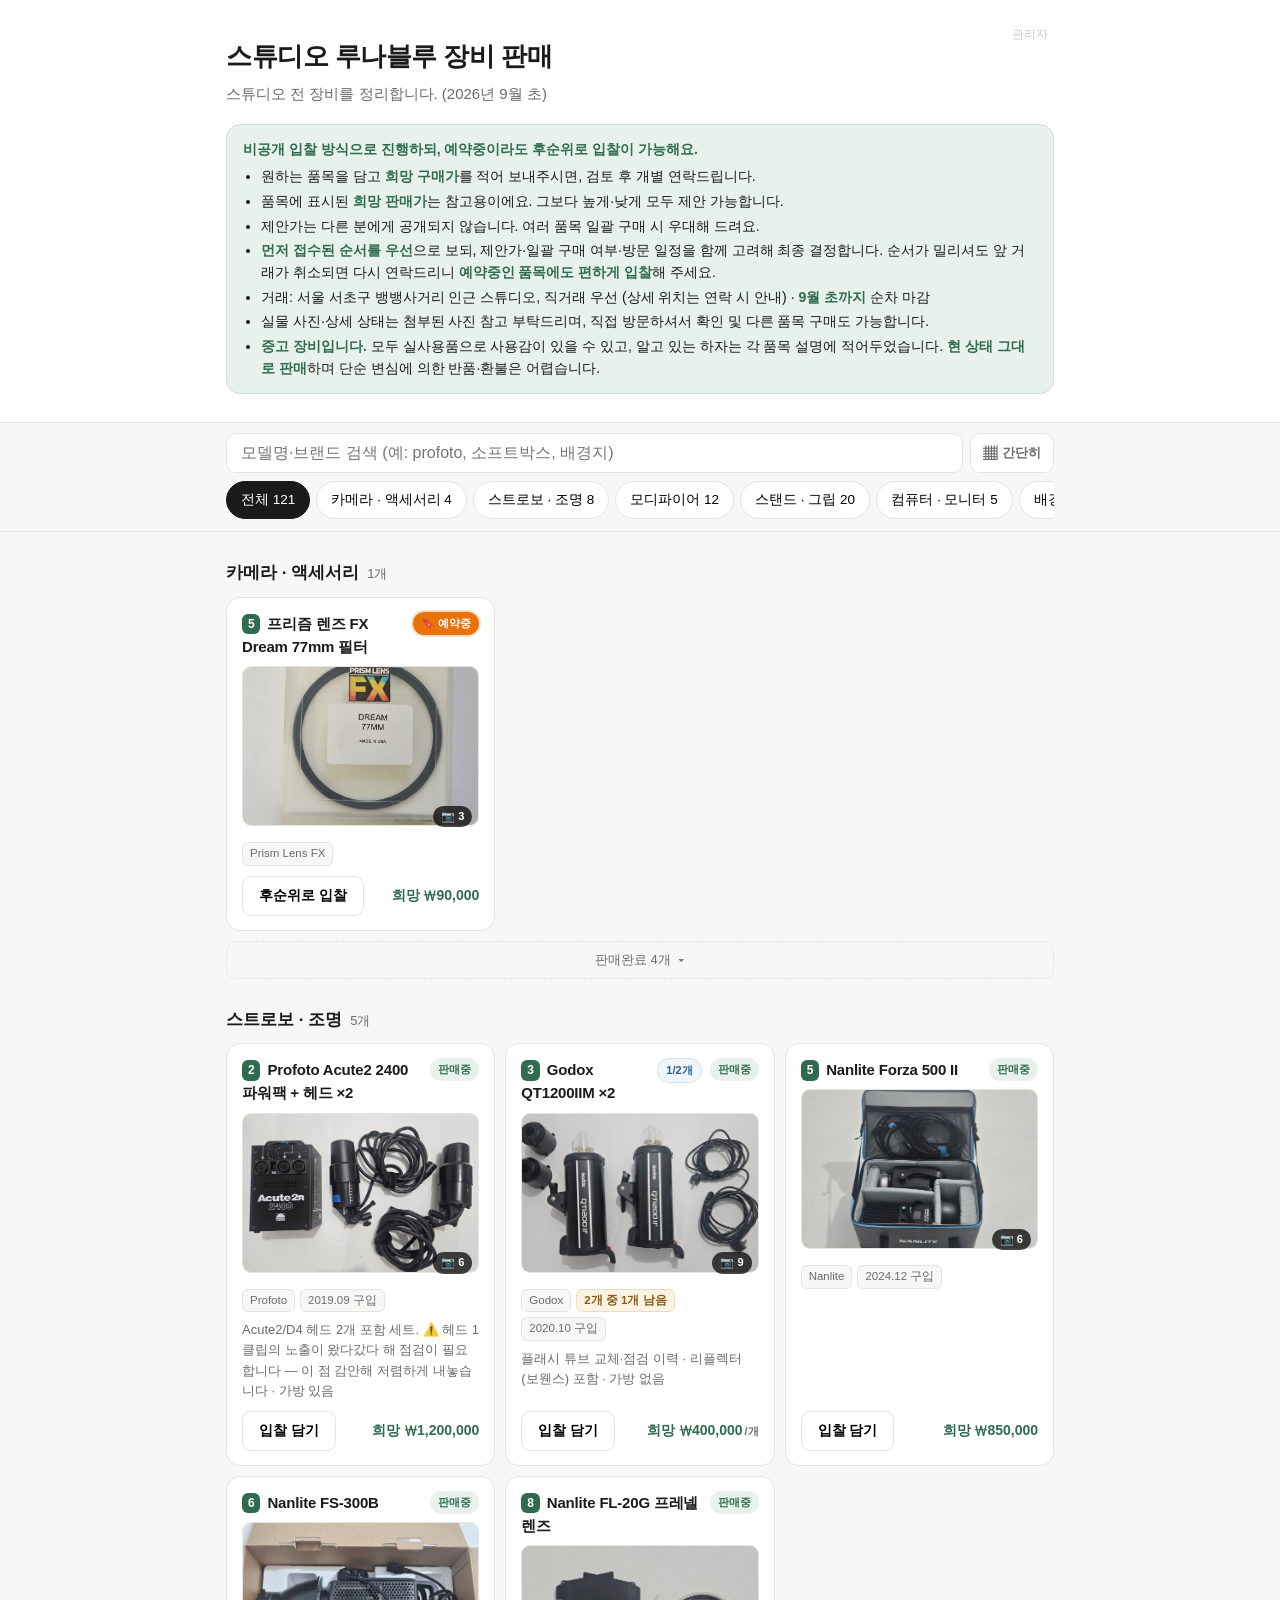
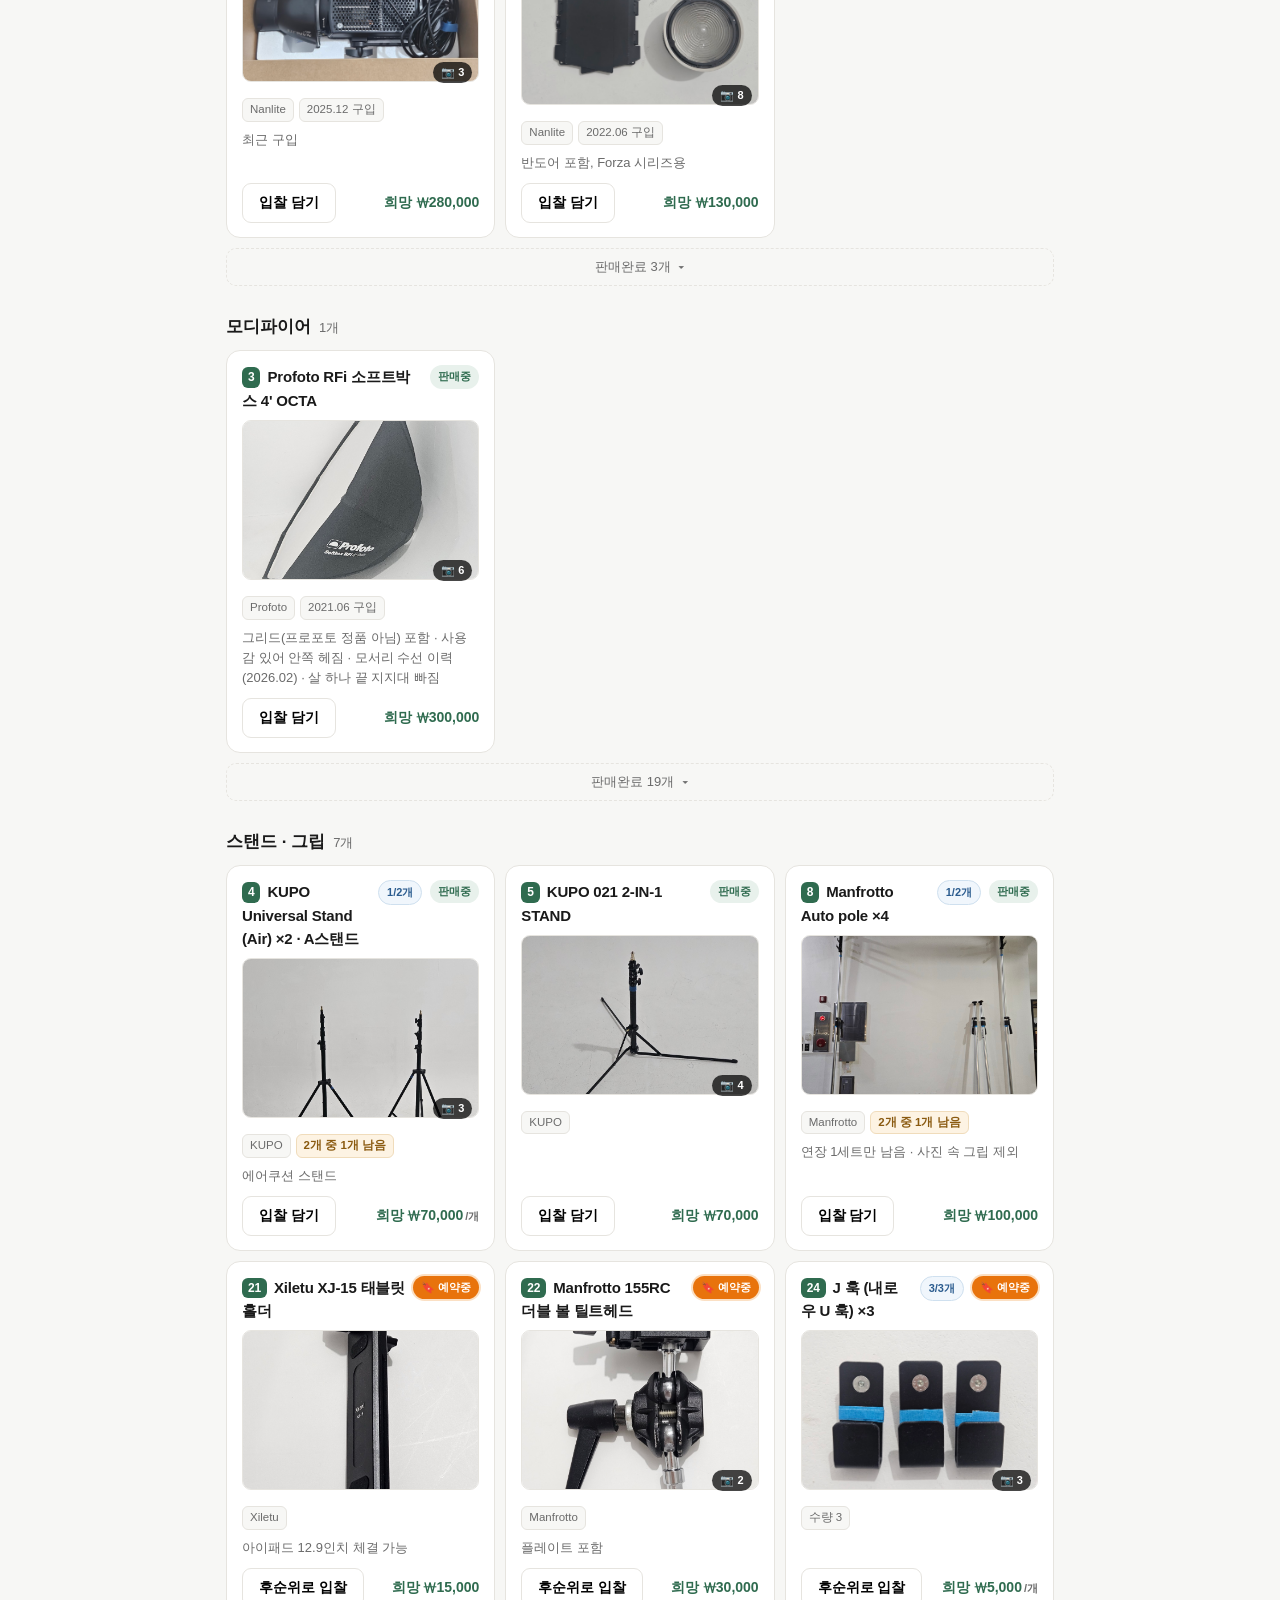
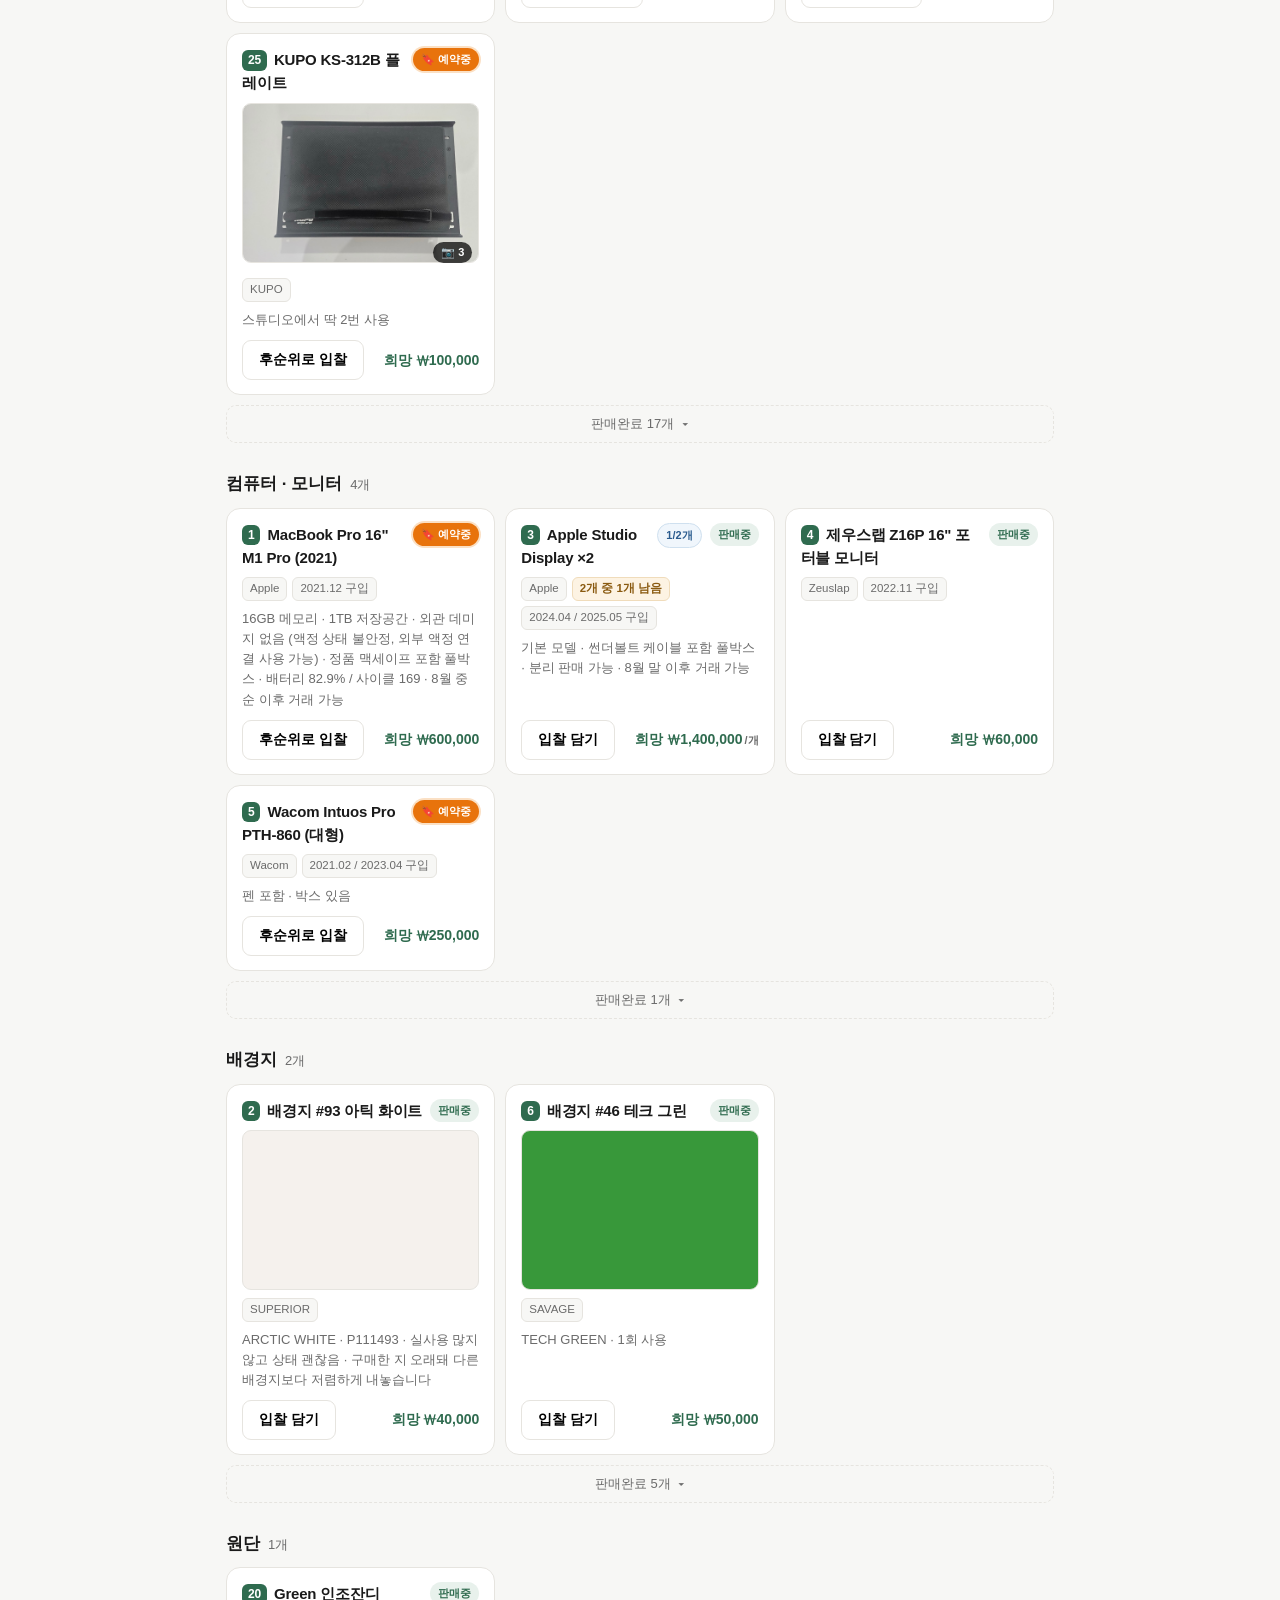
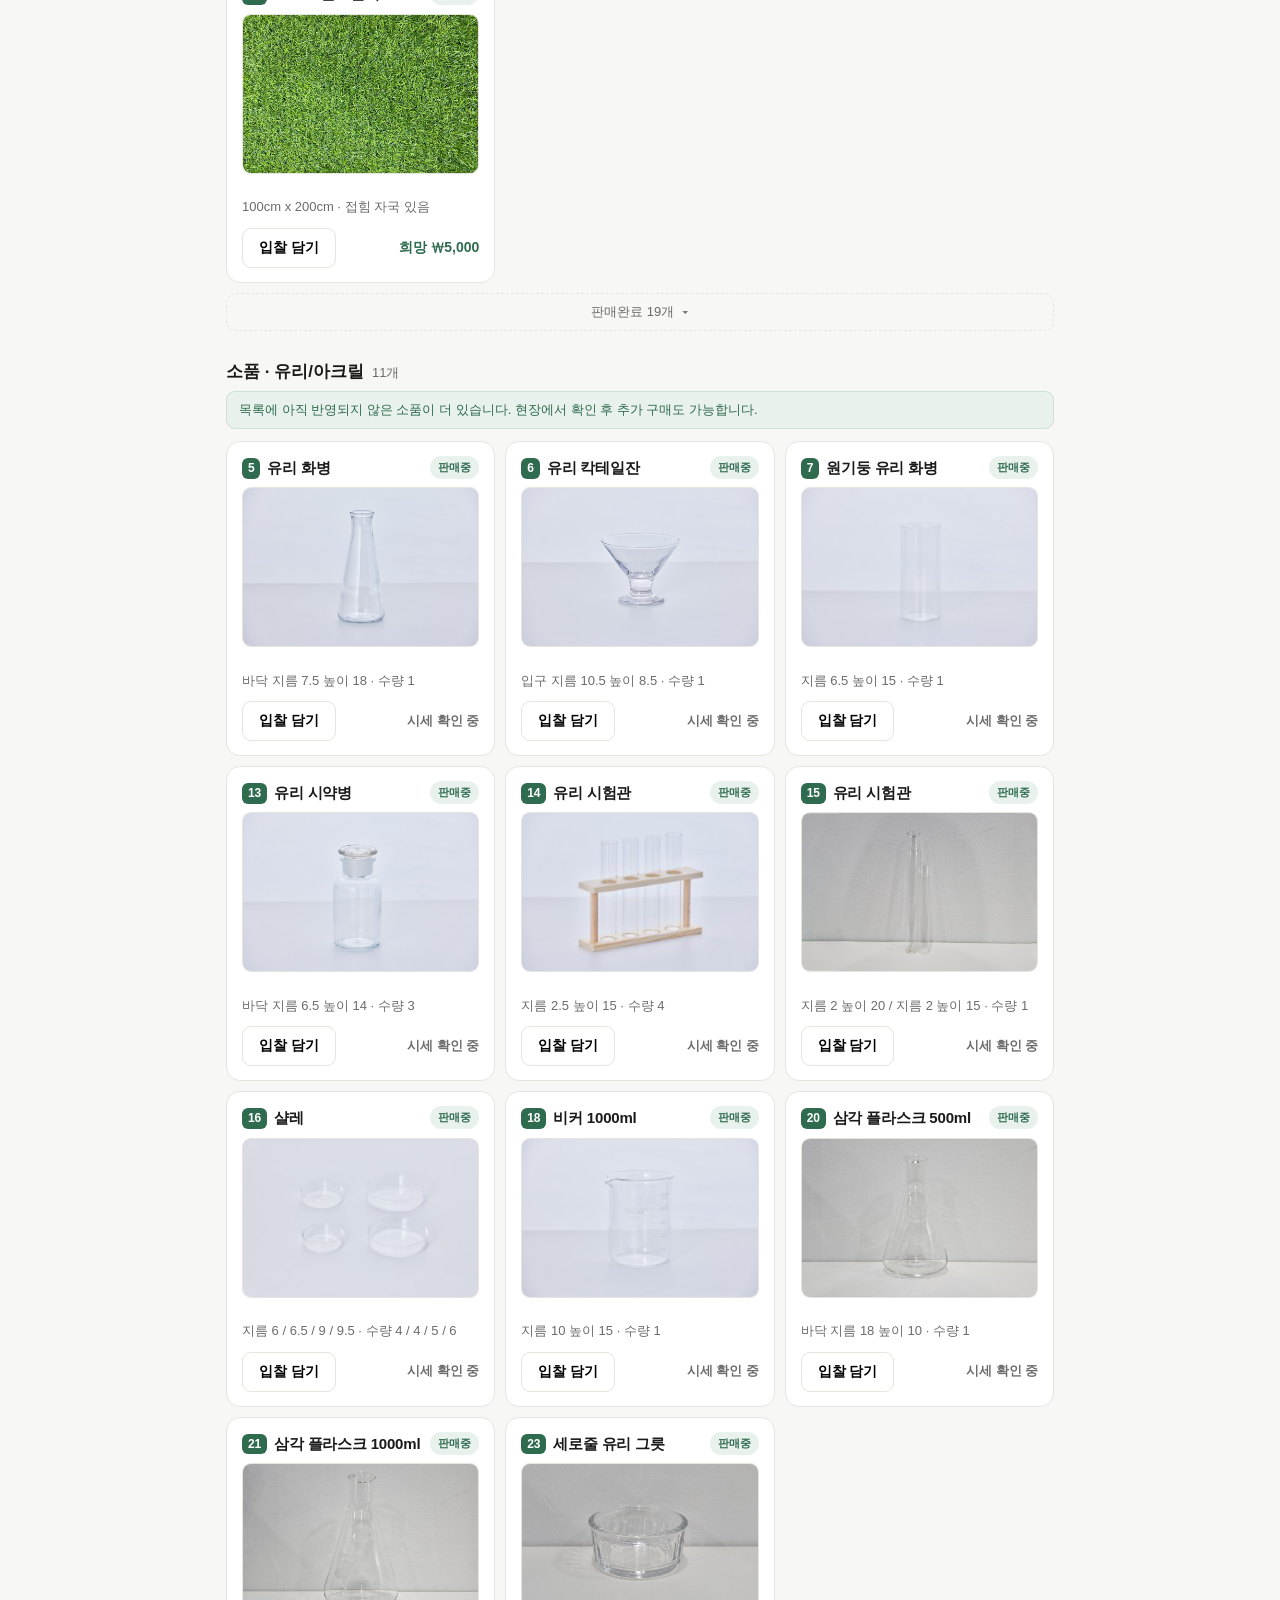
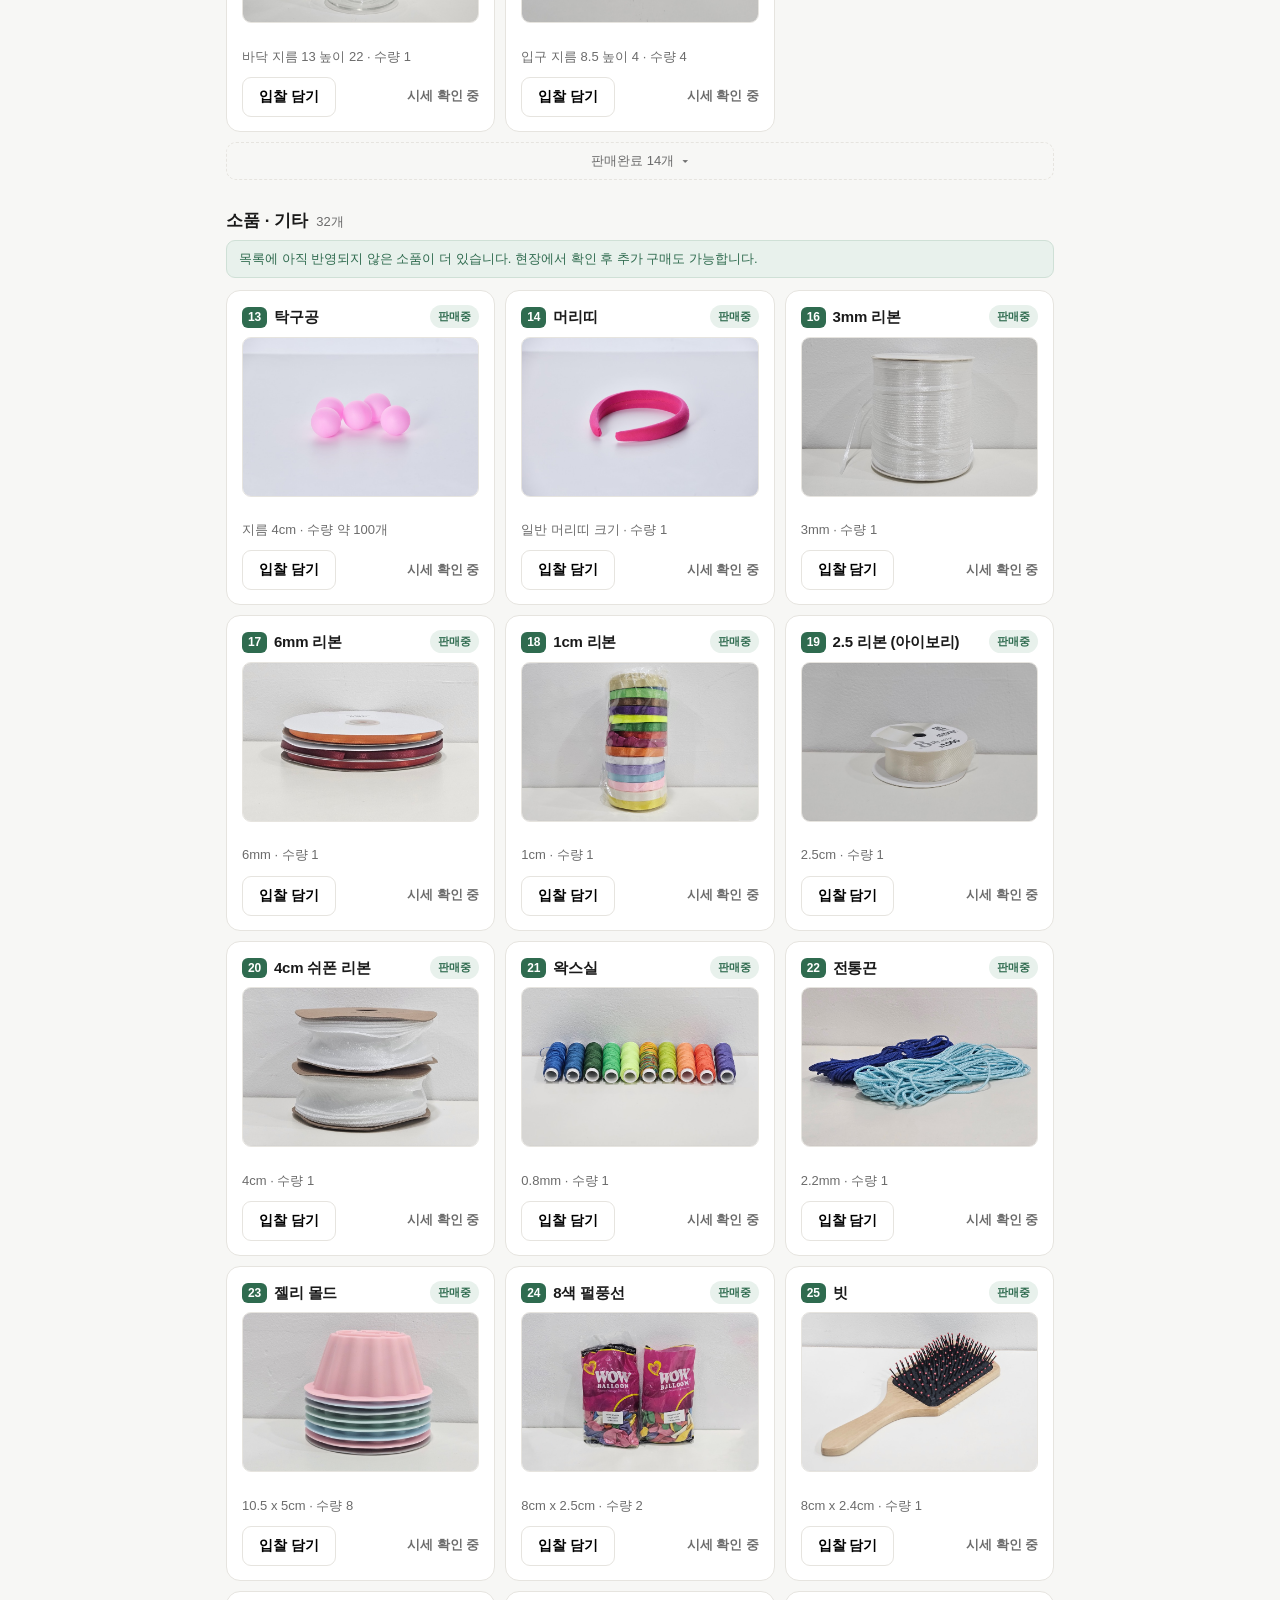
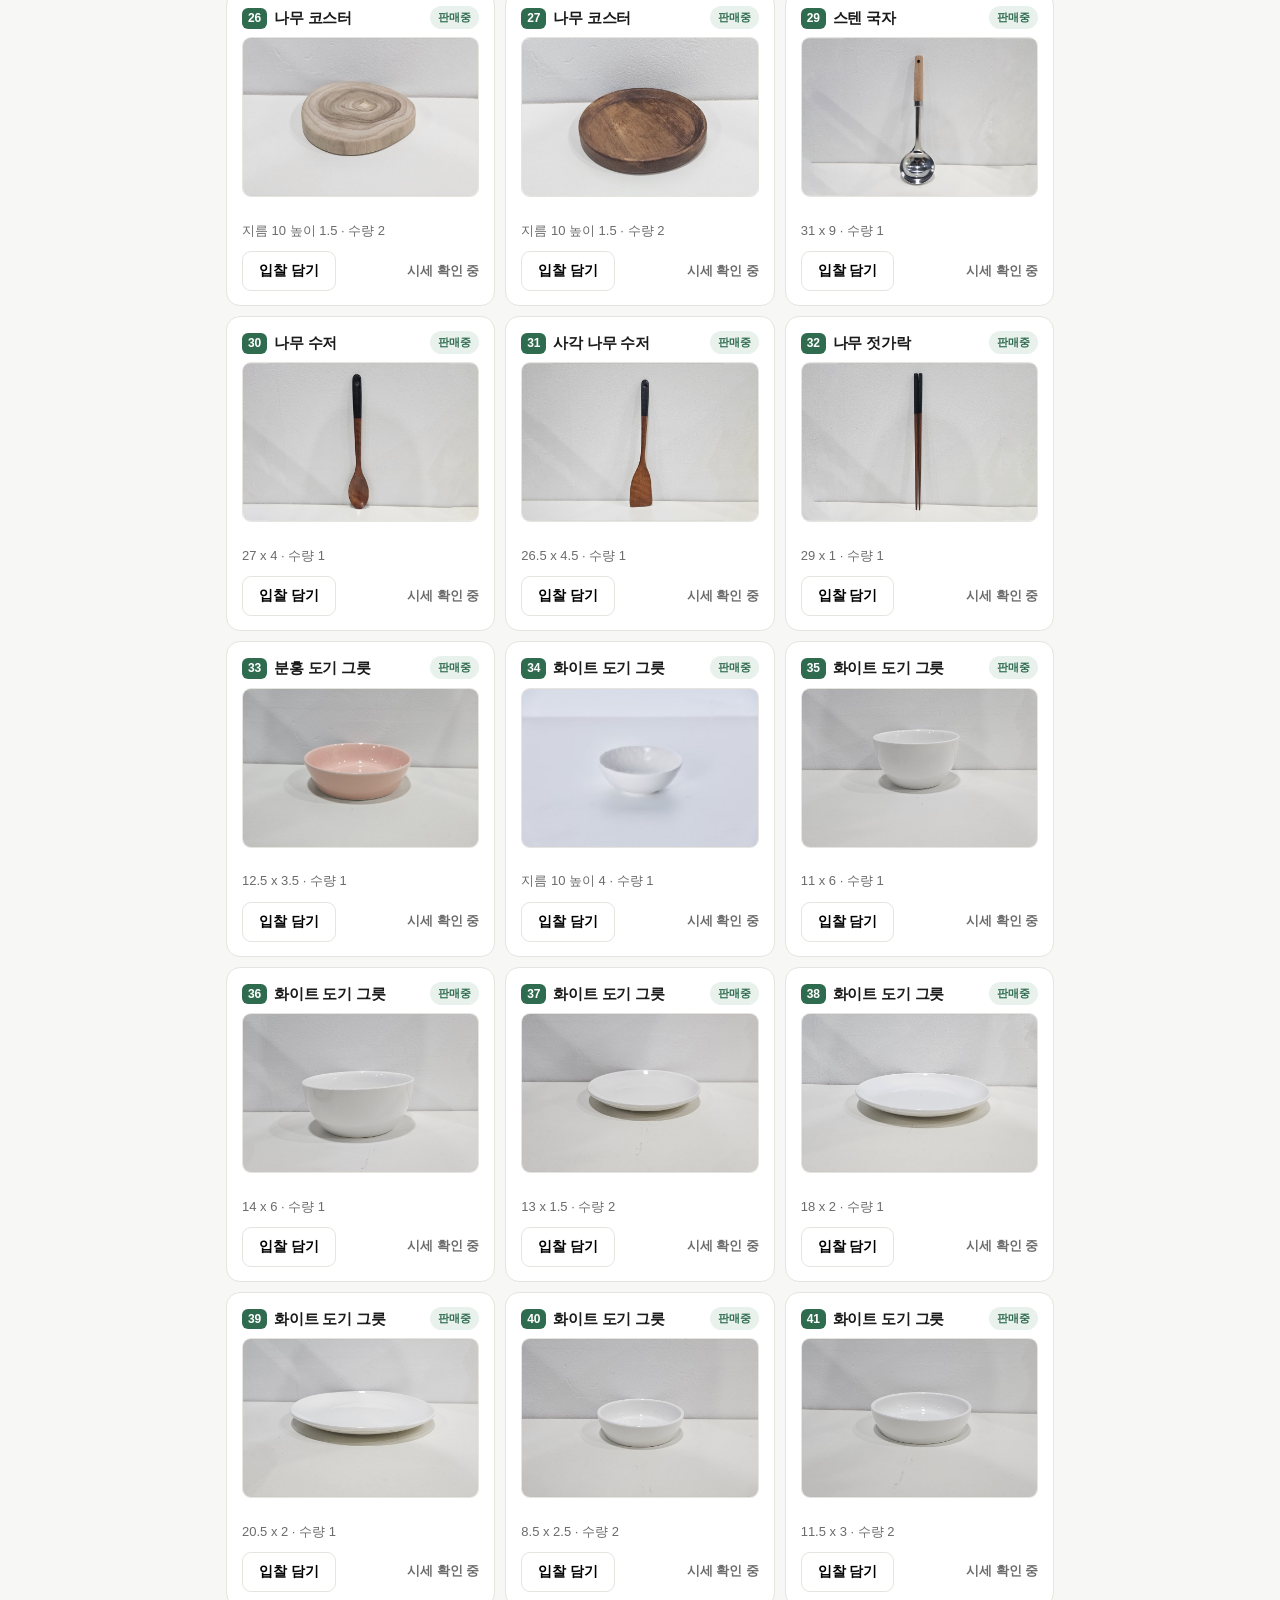
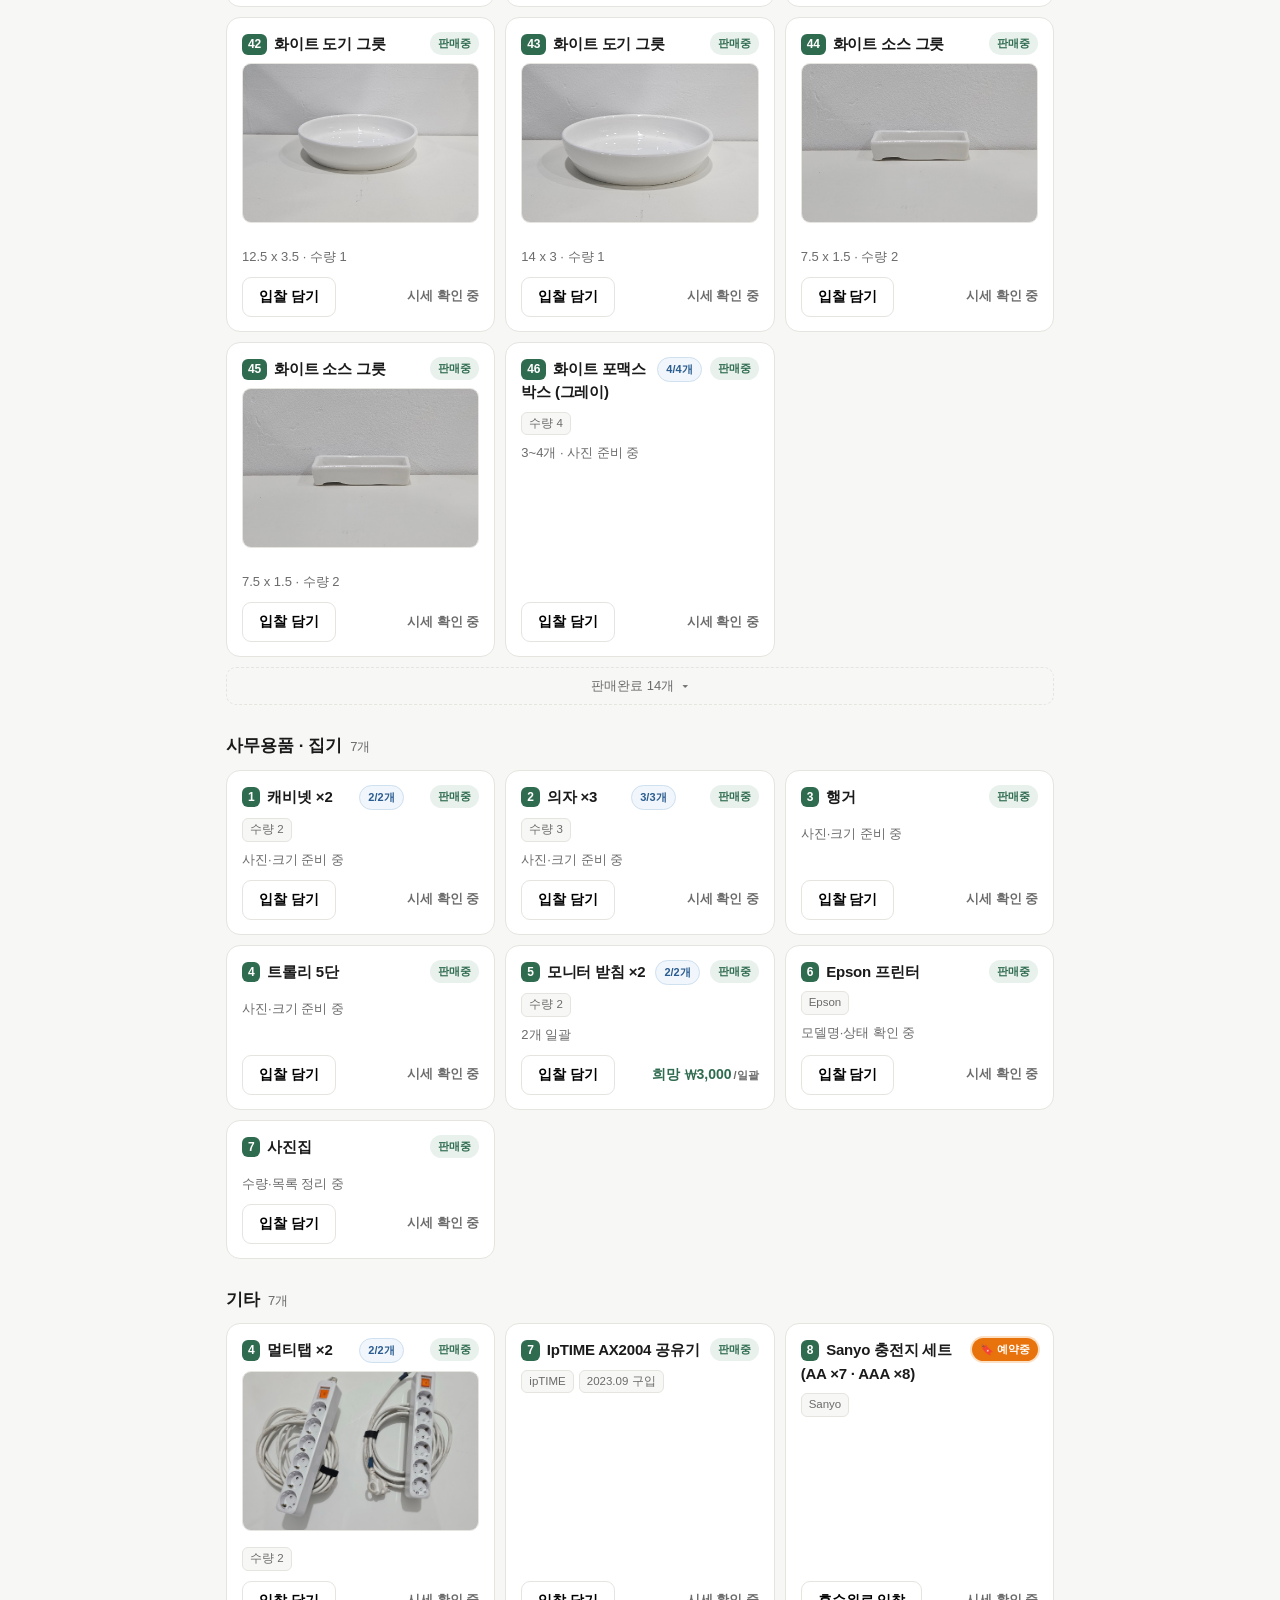
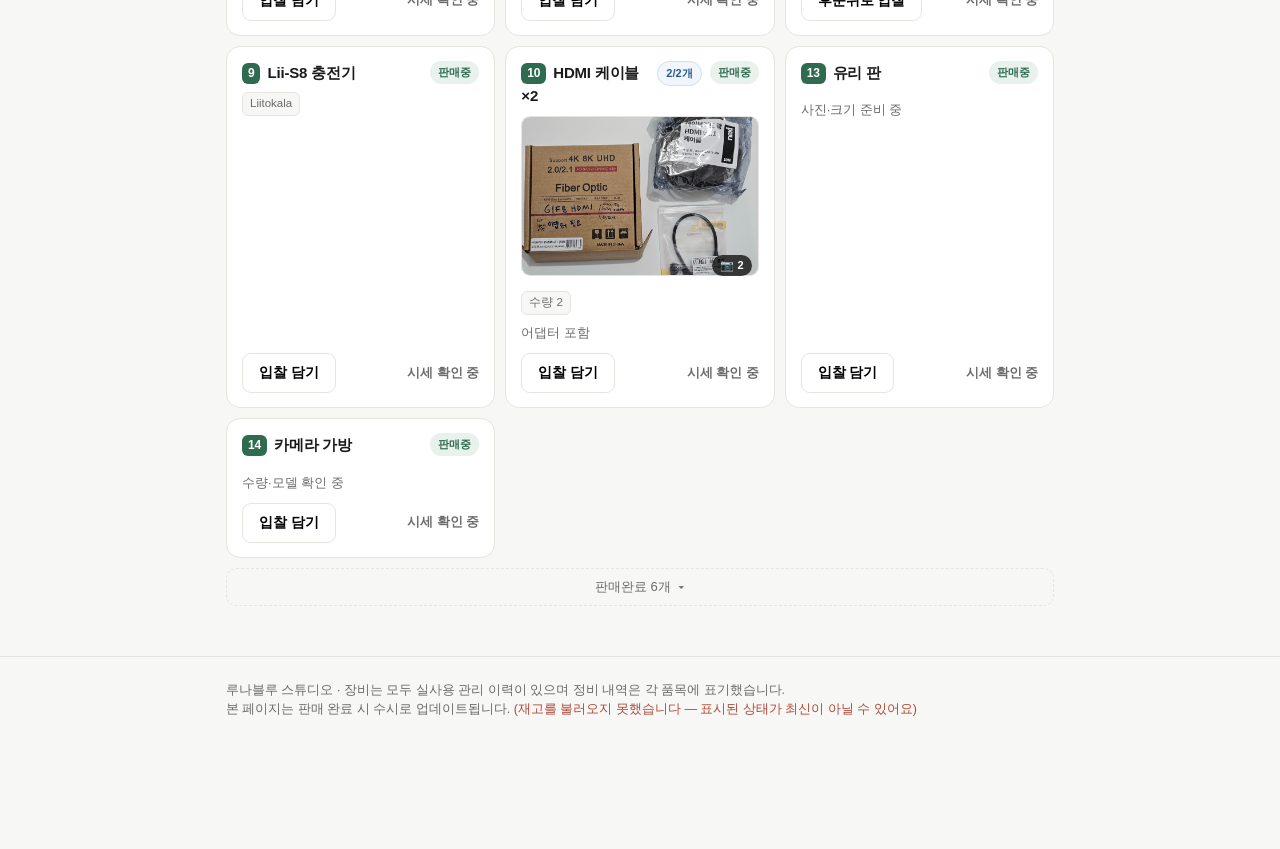
<file: index.html>
<!DOCTYPE html>
<html lang="ko">
<head>
<meta charset="UTF-8">
<meta name="viewport" content="width=device-width, initial-scale=1.0">
<title>스튜디오 루나블루 장비 판매 — 비공개 입찰</title>
<meta property="og:title" content="스튜디오 루나블루 장비 판매">
<meta property="og:description" content="스튜디오 전 장비를 정리합니다. (2026년 9월 초)">
<link rel="stylesheet" href="assets/css/sale.css?v=4">
</head>
<body>

<header>
  <div class="wrap">
    <button id="admin-link" title="관리자">관리자</button>
    <h1>스튜디오 루나블루 장비 판매</h1>
    <p class="tagline">스튜디오 전 장비를 정리합니다. (2026년 9월 초)</p>
    <div class="notice">
      <strong>비공개 입찰 방식으로 진행하되, 예약중이라도 후순위로 입찰이 가능해요.</strong>
      <ul>
        <li>원하는 품목을 담고 <strong>희망 구매가</strong>를 적어 보내주시면, 검토 후 개별 연락드립니다.</li>
        <li>품목에 표시된 <strong>희망 판매가</strong>는 참고용이에요. 그보다 높게·낮게 모두 제안 가능합니다.</li>
        <li>제안가는 다른 분에게 공개되지 않습니다. 여러 품목 일괄 구매 시 우대해 드려요.</li>
        <li><strong>먼저 접수된 순서를 우선</strong>으로 보되, 제안가·일괄 구매 여부·방문 일정을 함께 고려해 최종 결정합니다. 순서가 밀리셔도 앞 거래가 취소되면 다시 연락드리니 <strong>예약중인 품목에도 편하게 입찰</strong>해 주세요.</li>
        <li>거래: 서울 서초구 뱅뱅사거리 인근 스튜디오, 직거래 우선 (상세 위치는 연락 시 안내) · <strong>9월 초까지</strong> 순차 마감</li>
        <li>실물 사진·상세 상태는 첨부된 사진 참고 부탁드리며, 직접 방문하셔서 확인 및 다른 품목 구매도 가능합니다.</li>
        <li><strong>중고 장비입니다.</strong> 모두 실사용품으로 사용감이 있을 수 있고, 알고 있는 하자는 각 품목 설명에 적어두었습니다. <strong>현 상태 그대로 판매</strong>하며 단순 변심에 의한 반품·환불은 어렵습니다.</li>
      </ul>
    </div>
  </div>
</header>

<div class="toolbar">
  <div class="wrap toolbar-inner">
    <div class="searchrow">
      <input id="search" type="search" placeholder="모델명·브랜드 검색 (예: profoto, 소프트박스, 배경지)">
      <button id="viewtoggle" type="button" title="보기 방식 바꾸기"></button>
    </div>
    <div class="chips" id="chips"></div>
  </div>
</div>

<main class="wrap" id="list"></main>

<footer>
  <div class="wrap">
    루나블루 스튜디오 · 장비는 모두 실사용 관리 이력이 있으며 정비 내역은 각 품목에 표기했습니다.<br>
    본 페이지는 판매 완료 시 수시로 업데이트됩니다. <span id="syncnote">재고 확인 중…</span>
  </div>
</footer>

<div id="bidbar">
  <span class="info"><b id="pick-count">0</b>개 품목 선택됨</span>
  <span class="bidbar-btns">
    <button class="clear" onclick="clearPicks()">전체 해제</button>
    <button onclick="openSheet()">입찰서 작성</button>
  </span>
</div>

<div id="overlay">
  <div id="sheet">
    <button id="close-sheet" onclick="closeSheet()">✕</button>
    <h2>입찰서 작성</h2>
    <p class="sub">품목별 희망 구매가를 적어주세요. 검토 후 연락드립니다.</p>
    <div id="bid-items"></div>
    <div class="field">
      <label>이름 / 닉네임 *</label>
      <input id="f-name" type="text" placeholder="홍길동">
    </div>
    <div class="field">
      <label>연락처 *</label>
      <input id="f-contact" type="text" placeholder="전화번호, 카카오톡 ID, 오픈채팅 링크 등">
    </div>
    <div class="field">
      <label>메시지 (선택)</label>
      <textarea id="f-msg" placeholder="일괄 구매 문의, 직거래 가능 일정, 사진 요청 등"></textarea>
    </div>
    <p class="privacy">남겨주신 이름·연락처는 <strong>이번 거래 연락에만</strong> 사용하며, 판매 종료 후 <strong>3개월 뒤 전부 폐기</strong>합니다.</p>
    <button id="submit-bid" onclick="submitBid()">입찰 보내기</button>
    <p id="form-msg"></p>
  </div>
</div>

<div id="lightbox"><img alt=""><span class="lb-count"></span></div>

<div id="admin-gate">
  <div class="box">
    <h3>관리자</h3>
    <p>판매자 전용 화면입니다. 비밀번호를 입력해 주세요.</p>
    <input type="password" id="admin-pw" placeholder="비밀번호" autocomplete="current-password">
    <div class="msg" id="admin-msg"></div>
    <div class="row">
      <button class="cancel" id="admin-cancel">취소</button>
      <button id="admin-ok">들어가기</button>
    </div>
  </div>
</div>

<script src="data/items-head.js?v=41"></script>
<script src="data/items/camera.js?v=41"></script>
<script src="data/items/strobe.js?v=41"></script>
<script src="data/items/mod.js?v=41"></script>
<script src="data/items/grip.js?v=41"></script>
<script src="data/items/pc.js?v=41"></script>
<script src="data/items/bg.js?v=41"></script>
<script src="data/items/fabric.js?v=41"></script>
<script src="data/items/propA.js?v=41"></script>
<script src="data/items/propB.js?v=41"></script>
<script src="data/items/office.js?v=41"></script>
<script src="data/items/etc.js?v=41"></script>
<script src="data/items.js?v=41"></script>
<script src="data/status-snapshot.js?v=41" onerror="void 0"></script>
<script>
// ============================================================
// 품목 데이터
//   status: 'sale' 판매중 | 'hold' 예약중 | 'sold' 판매완료
//   판매되면 status만 바꿔서 다시 배포하면 됩니다.
// ============================================================

const STATUS_LABEL = { sale: "판매중", hold: "🔖 예약중", sold: "판매완료" };
const FORM_ENDPOINT = "https://formsubmit.co/ajax/4daba310c39387b2cac62a9e9796d9c6";
const SHEET_ENDPOINT = "https://script.google.com/macros/s/AKfycbx4wOLUzlKJYdBJEGH2J8I2NEQAz77lShix8bxDaNELDKEXHcs_XZ7-bZilpfBdANU_yA/exec";

let activeCat = "all";
let query = "";
const picked = new Set();

// 보기 방식: 간단히(격자) / 자세히. 선택은 이 기기에 기억된다.
// 모바일은 한 줄에 하나씩이라 스크롤이 매우 길어지므로 처음엔 간단히 보기로 연다.
// (간단히 보기에서도 품목명을 누르면 설명·하자 고지를 펼쳐 볼 수 있다)
let compactView = (() => {
  const saved = localStorage.getItem("viewMode");
  if (saved) return saved === "compact";
  return window.matchMedia("(max-width: 520px)").matches;
})();

function applyViewToggle() {
  const b = document.getElementById("viewtoggle");
  b.innerHTML = compactView
    ? `<span class="ico">☰</span>자세히`
    : `<span class="ico">▦</span>간단히`;
  b.title = compactView ? "설명까지 자세히 보기" : "한 줄에 여러 개 보기";
}

// ---------- 렌더 ----------
function renderChips() {
  const el = document.getElementById("chips");
  const cats = [["all", "전체"], ...Object.entries(CATS)];
  // 보고 있던 분류가 다 팔려 칩이 사라지면 전체로 되돌린다
  if (activeCat !== "all" && !ITEMS.some(i => !i.gone && i.cat === activeCat && i.status !== "sold"))
    activeCat = "all";
  el.innerHTML = cats.map(([k, label]) => {
    // 목록과 같은 기준으로 — 살 수 있는 것만 센다
    const live = ITEMS.filter(i => !i.gone && i.status !== "sold" && (k === "all" || i.cat === k));
    const n = live.length;
    if (!n) return "";                     // 다 팔린 분류는 칩도 감춘다
    return `<button class="chip ${activeCat === k ? "on" : ""}" data-cat="${k}">${label} ${n}</button>`;
  }).join("");
  el.querySelectorAll(".chip").forEach(b =>
    b.addEventListener("click", () => { activeCat = b.dataset.cat; renderChips(); renderList(); }));
}

/* gone: 판매 목록에서 내린 품목. 번호(num)가 카테고리 내 순번이라 배열에서 빼면
   뒷번호가 전부 당겨져 옛 입찰과 어긋나므로, 데이터는 남기고 화면에서만 감춘다. */
function matches(it) {
  if (it.gone) return false;
  if (activeCat !== "all" && it.cat !== activeCat) return false;
  if (!query) return true;
  const q = query.toLowerCase();
  return (it.name + " " + it.brand + " " + it.note + " " + CATS[it.cat]).toLowerCase().includes(q);
}

function cardHTML(it) {
  const sel = picked.has(it.id);
  const soldish = it.status === "sold"; // 예약중(hold)도 입찰 허용, 판매완료(sold)만 마감
  const thumbs = it.imgs || (it.img ? [it.img] : []);
  return `
  <div class="card ${sel ? "picked" : ""} ${it.status === "sold" ? "sold" : ""} ${it.status === "hold" ? "reserved" : ""}" id="card-${it.id}">
    <div class="card-top">
      <h3><span class="pnum">${it.num}</span>${it.name}</h3>
      ${!soldish && (it.qty || 1) > 1 ? `<span class="badge qtyb">${remainOf(it)}/${it.qty}개</span>` : ""}
      <span class="badge ${it.status}">${STATUS_LABEL[it.status]}</span>
    </div>
    ${thumbs.length
      ? `<div class="thumb-wrap"><img class="card-thumb" src="${thumbs[0]}" alt="${it.name}" loading="lazy" data-imgs="${encodeURIComponent(JSON.stringify(thumbs))}">${thumbs.length > 1 ? `<span class="thumb-count">📷 ${thumbs.length}</span>` : ""}</div>`
      : it.swatch ? `<div class="card-thumb swatch" style="background:${it.swatch}"></div>` : ""}
    <div class="meta">
      ${it.brand ? `<span class="tag">${it.brand}</span>` : ""}
      ${it.qty > 1 ? `<span class="tag${remainOf(it) < it.qty ? " partial" : ""}">${remainOf(it) < it.qty ? `${it.qty}개 중 ${remainOf(it)}개 남음` : `수량 ${it.qty}`}</span>` : ""}
      ${it.year ? `<span class="tag">${it.year}</span>` : ""}
    </div>
    ${it.note ? `<p class="note">${it.note}</p>` : ""}
    <div class="card-foot">
      <button class="pick-btn" data-id="${it.id}" ${soldish ? "disabled" : ""}>
        ${soldish ? "판매완료" : sel ? "✓ 담았어요" : it.status === "hold" ? "후순위로 입찰" : "입찰 담기"}
      </button>
      ${soldish
        ? `<span class="ask sold-ask">거래 완료</span>`
        : it.ask
        ? `<span class="ask">희망 ₩${it.ask.toLocaleString("ko-KR")}${it.askUnit ? `<em>/${it.askUnit}</em>` : ""}</span>`
        : `<span class="ask tbd">시세 확인 중</span>`}
    </div>
  </div>`;
}

const CATNOTE = {
  propA: "목록에 아직 반영되지 않은 소품이 더 있습니다. 현장에서 확인 후 추가 구매도 가능합니다.",
  propB: "목록에 아직 반영되지 않은 소품이 더 있습니다. 현장에서 확인 후 추가 구매도 가능합니다.",
};

const SHOW_SOLD = new Set();   // 펼쳐 놓은 카테고리

function renderList() {
  const el = document.getElementById("list");
  const cats = activeCat === "all" ? Object.keys(CATS) : [activeCat];
  let html = "";
  let total = 0;
  for (const c of cats) {
    const all = ITEMS.filter(i => i.cat === c && matches(i));
    const live = all.filter(i => i.status !== "sold");
    const sold = all.filter(i => i.status === "sold");
    if (!all.length) continue;
    total += live.length;
    const open = SHOW_SOLD.has(c);
    html += `<h2 class="section-title">${CATS[c]} <span class="count">${live.length}개</span></h2>
             ${CATNOTE[c] ? `<p class="cat-note">${CATNOTE[c]}</p>` : ""}`;
    if (live.length)
      html += `<div class="grid${compactView ? " compact" : ""}">${live.map(cardHTML).join("")}</div>`;
    else
      html += `<p class="allsold">이 분류는 모두 판매되었어요.</p>`;
    // 판매완료는 접어두고, 눌러야 펼쳐진다
    if (sold.length) {
      html += `<button class="soldtoggle${open ? " open" : ""}" data-cat="${c}">
                 판매완료 ${sold.length}개 <span class="caret">▾</span></button>`;
      if (open)
        html += `<div class="grid soldgrid${compactView ? " compact" : ""}">${sold.map(cardHTML).join("")}</div>`;
    }
  }
  el.innerHTML = html || `<p class="empty">검색 결과가 없어요.</p>`;
  el.querySelectorAll(".pick-btn:not([disabled])").forEach(b =>
    b.addEventListener("click", () => togglePick(+b.dataset.id)));
  el.querySelectorAll(".soldtoggle").forEach(b =>
    b.addEventListener("click", () => {
      const c = b.dataset.cat;
      SHOW_SOLD.has(c) ? SHOW_SOLD.delete(c) : SHOW_SOLD.add(c);
      const y = b.getBoundingClientRect().top;        // 누른 자리가 튀지 않게
      renderList();
      const nb = document.querySelector(`.soldtoggle[data-cat="${c}"]`);
      if (nb) scrollBy(0, nb.getBoundingClientRect().top - y);
    }));
}

function togglePick(id) {
  picked.has(id) ? picked.delete(id) : picked.add(id);
  renderList();
  updateBar();
}

function clearPicks() {
  picked.clear();
  renderList();
  updateBar();
  closeSheet();
}

function updateBar() {
  document.getElementById("pick-count").textContent = picked.size;
  document.getElementById("bidbar").classList.toggle("show", picked.size > 0);
}

// ---------- 입찰 모달 ----------
function openSheet() {
  const sb = document.getElementById("submit-bid");     // 이전 전송 상태를 되돌린다
  if (sb) { sb.disabled = false; sb.textContent = "입찰 보내기"; }
  const box = document.getElementById("bid-items");
  box.innerHTML = [...picked].map(id => {
    const it = ITEMS[id];
    return `
    <div class="bid-item" data-id="${id}">
      <span class="bname"><span class="pnum">${it.num}</span>${it.name}${it.ask ? `<small>희망 ₩${it.ask.toLocaleString("ko-KR")}${it.askUnit ? " /" + it.askUnit : ""}</small>` : ""}</span>
      <select class="bid-qty" title="수량">${Array.from({ length: remainOf(it) || 1 }, (_, i) =>
        `<option value="${i + 1}">${i + 1}개</option>`).join("")}</select>
      <input type="text" inputmode="numeric" class="bid-price" value="${it.ask ? it.ask.toLocaleString("ko-KR") : ""}" placeholder="희망가">
      <span class="won">원</span>
      <button class="rm" title="빼기">✕</button>
    </div>`;
  }).join("");
  box.querySelectorAll(".rm").forEach(b =>
    b.addEventListener("click", () => {
      const row = b.closest(".bid-item");
      picked.delete(+row.dataset.id);
      row.remove();
      renderList(); updateBar();
      if (!picked.size) closeSheet();
    }));
  box.querySelectorAll(".bid-price").forEach(inp =>
    inp.addEventListener("input", () => {
      const n = inp.value.replace(/[^\d]/g, "");
      inp.value = n ? Number(n).toLocaleString("ko-KR") : "";
    }));
  document.getElementById("form-msg").className = "";
  document.getElementById("overlay").classList.add("show");
}

function closeSheet() {
  document.getElementById("overlay").classList.remove("show");
}
document.getElementById("overlay").addEventListener("click", e => {
  if (e.target.id === "overlay") closeSheet();
});

async function submitBid() {
  const name = document.getElementById("f-name").value.trim();
  const contact = document.getElementById("f-contact").value.trim();
  const msgEl = document.getElementById("form-msg");
  if (!name || !contact) {
    msgEl.textContent = "이름과 연락처를 입력해 주세요.";
    msgEl.className = "err";
    return;
  }
  const rows = [...document.querySelectorAll(".bid-item")];
  const missing = rows.filter(r => !r.querySelector(".bid-price").value.trim());
  rows.forEach(r => r.querySelector(".bid-price").classList.remove("miss"));
  if (missing.length) {
    missing.forEach(r => r.querySelector(".bid-price").classList.add("miss"));
    missing[0].querySelector(".bid-price").focus();
    msgEl.textContent = "모든 품목의 희망가를 입력해 주세요.";
    msgEl.className = "err";
    return;
  }
  const lines = rows.map(row => {
    const it = ITEMS[+row.dataset.id];
    const price = row.querySelector(".bid-price").value.trim();
    const q = +(row.querySelector(".bid-qty") || {}).value || 1;
    return `[${it.num}] ${it.name}${q > 1 ? ` ×${q}` : ""} — ${price}원`;
  });
  /* 시트를 열어둔 사이 팔린 품목이 섞여 들어가지 않게 한 번 더 거른다 */
  const goneNow = rows.map(r => ITEMS[+r.dataset.id]).filter(it => it && it.status === "sold");
  if (goneNow.length) {
    alert("아래 품목은 그새 판매완료되어 입찰에서 제외했어요.\n\n" +
      goneNow.map(it => "· " + it.name).join("\n"));
    goneNow.forEach(it => picked.delete(it.id));
    openSheet(); renderList(); updateBar();
    return;
  }
  /* 시트를 열어둔 사이 남은 수량이 줄었으면 고른 수량이 초과일 수 있다 — 다시 고르게 한다 */
  const overQty = rows.filter(r => {
    const it = ITEMS[+r.dataset.id];
    const q = +(r.querySelector(".bid-qty") || {}).value || 1;
    return it && q > remainOf(it);
  });
  if (overQty.length) {
    alert("아래 품목은 그새 남은 수량이 줄었어요. 수량을 다시 골라주세요.\n\n" +
      overQty.map(r => { const it = ITEMS[+r.dataset.id]; return `· ${it.name} (남은 수량 ${remainOf(it)}개)`; }).join("\n"));
    openSheet();
    return;
  }
  const bidsForSheet = rows.map(row => {
    const it = ITEMS[+row.dataset.id];
    return { sku: it.sku, name: it.name,
             qty: +(row.querySelector(".bid-qty") || {}).value || 1,
             price: row.querySelector(".bid-price").value.replace(/[^\d]/g, "") };
  });
  const btn = document.getElementById("submit-bid");
  if (btn.disabled) return;                 // 중복 전송 방지 (더블클릭 차단)
  btn.disabled = true; btn.textContent = "보내는 중…";
  try {
    const res = await fetch(FORM_ENDPOINT, {
      method: "POST",
      headers: { "Content-Type": "application/json", "Accept": "application/json" },
      body: JSON.stringify({
        _subject: `[장비 입찰] ${name} — ${lines.length}개 품목`,
        "이름": name,
        "연락처": contact,
        "입찰 품목": lines.join("\n"),
        "메시지": document.getElementById("f-msg").value.trim() || "-",
      }),
    });
    if (!res.ok) throw new Error();
    // 성공 시에만 시트 기록 (실패 후 재시도 중복 방지)
    fetch(SHEET_ENDPOINT, {
      method: "POST", headers: { "Content-Type": "text/plain;charset=utf-8" },
      body: JSON.stringify({ name, contact, message: document.getElementById("f-msg").value.trim(), items: bidsForSheet }),
    }).catch(() => {});
    msgEl.innerHTML = '입찰이 접수되었어요. 검토 후 연락드릴게요!'
      + '<span class="kakao">오픈카톡으로 연락 주시면 더 빠르게 확인할 수 있어요<br>'
      + '<a href="https://open.kakao.com/me/lunablue" target="_blank" rel="noopener">open.kakao.com/me/lunablue</a></span>';
    msgEl.className = "ok";
    btn.textContent = "접수 완료";
    // 입찰된 품목 즉시 예약중 표시(입찰은 계속 가능)
    bidsForSheet.forEach(b => { const it = ITEMS.find(i => i.sku === b.sku); if (it && it.status === "sale") it.status = "hold"; });
    renderList();
  } catch {
    msgEl.textContent = "전송에 실패했어요. 잠시 후 다시 시도해 주세요.";
    msgEl.className = "err";
    btn.disabled = false; btn.textContent = "입찰 보내기";
  }
}

// ---------- 검색 ----------
document.getElementById("search").addEventListener("input", e => {
  query = e.target.value.trim();
  renderList();
});

{ const _cc = {}; ITEMS.forEach(it => { _cc[it.cat] = (_cc[it.cat] || 0) + 1; it.num = _cc[it.cat]; }); }

// 품목 카탈로그를 시트에 자동 동기화 (바뀐 경우에만 전송)
(function () {
  const cat = ITEMS.map(it => ({ cat: CATS[it.cat], num: it.num, name: it.name }));
  const body = JSON.stringify({ action: "catalog", items: cat });
  let h = 0; for (let i = 0; i < body.length; i++) h = (h * 31 + body.charCodeAt(i)) | 0;
  if (localStorage.getItem("catHash") !== String(h)) {
    fetch(SHEET_ENDPOINT, { method: "POST", headers: { "Content-Type": "text/plain;charset=utf-8" }, body })
      .then(() => localStorage.setItem("catHash", String(h))).catch(() => {});
  }
})();

const _lb = document.getElementById("lightbox");
let _gal = [], _gi = 0;
function _lbCount() { _lb.querySelector(".lb-count").textContent = _gal.length > 1 ? `${_gi + 1} / ${_gal.length}` : ""; }
document.addEventListener("click", e => {
  if (e.target.classList.contains("card-thumb") && !e.target.classList.contains("swatch")) {
    try { _gal = JSON.parse(decodeURIComponent(e.target.dataset.imgs || "")); } catch { _gal = []; }
    if (!_gal.length) _gal = [e.target.src];
    _gi = 0; _lb.querySelector("img").src = _gal[0]; _lbCount();
    _lb.classList.add("show");
  }
});
_lb.addEventListener("click", e => {
  if (e.target.tagName === "IMG" && _gal.length > 1) {
    _gi = (_gi + 1) % _gal.length; e.target.src = _gal[_gi]; _lbCount();
  } else {
    _lb.classList.remove("show");
  }
});

// 간단히 보기에서 품목명을 누르면 그 카드만 펼쳐 설명(하자 고지 포함)을 보여준다
document.addEventListener("click", e => {
  if (!compactView) return;
  const h = e.target.closest(".card h3");
  if (!h) return;
  h.closest(".card").classList.toggle("expanded");
});

document.getElementById("viewtoggle").onclick = () => {
  compactView = !compactView;
  localStorage.setItem("viewMode", compactView ? "compact" : "detail");
  applyViewToggle();
  renderList();
};

applyViewToggle();
renderChips();
renderList();

/* ---------- 관리자 진입 (비밀번호는 서버(Apps Script)에서 확인) ---------- */
{
  const gate = document.getElementById("admin-gate");
  const pwEl = document.getElementById("admin-pw");
  const msgEl = document.getElementById("admin-msg");
  const okBtn = document.getElementById("admin-ok");

  const openGate = () => { gate.classList.add("show"); msgEl.textContent = ""; pwEl.value = ""; pwEl.focus(); };
  const closeGate = () => gate.classList.remove("show");

  document.getElementById("admin-link").onclick = openGate;
  document.getElementById("admin-cancel").onclick = closeGate;
  gate.addEventListener("click", e => { if (e.target === gate) closeGate(); });
  document.addEventListener("keydown", e => { if (e.key === "Escape") closeGate(); });

  async function submit() {
    const pw = pwEl.value;
    if (!pw) return;
    // 팝업 차단을 피하려면 누른 그 순간에 창을 먼저 열어야 한다.
    // (확인이 끝난 뒤에 열면 브라우저가 막는다)
    const win = window.open("", "_blank");
    okBtn.disabled = true; okBtn.textContent = "확인 중…";
    msgEl.textContent = ""; msgEl.className = "msg";
    try {
      // 서버에 물어봐서 맞을 때만 통과.
      // 관리자 페이지 주소도 서버가 알려주므로 이 페이지 소스에는 주소가 없다.
      const res = await fetch(SHEET_ENDPOINT, {
        method: "POST", headers: { "Content-Type": "text/plain;charset=utf-8" },
        body: JSON.stringify({ action: "gate", pw }),
      });
      const d = JSON.parse(await res.text());
      if (!d.ok) {
        throw new Error(
          d.error === "unauthorized" ? `비밀번호가 맞지 않아요.${d.left != null ? ` (${d.left}회 남음)` : ""}` :
          d.error === "locked" ? `시도 횟수를 초과해 잠겼어요. ${d.mins}분 후 다시 시도해 주세요.` :
          d.error);
      }
      sessionStorage.setItem("adminPw", pw);
      if (win) {
        // 새 창은 열릴 때 이 창의 저장소를 복사해 가므로, 확인 뒤에 직접 넣어준다.
        // (그래야 관리자 페이지에서 비밀번호를 다시 묻지 않는다)
        try { win.sessionStorage.setItem("adminPw", pw); } catch {}
        win.location = d.panel;
        closeGate();
        msgEl.textContent = "새 창에서 열었어요.";
        msgEl.className = "msg";
      } else {
        location.href = d.panel;             // 팝업이 막혔으면 이 창에서 이동
      }
      okBtn.disabled = false; okBtn.textContent = "들어가기";
    } catch (e) {
      if (win) win.close();                  // 실패하면 열어둔 빈 창은 닫는다
      msgEl.textContent = e.message || "확인에 실패했어요.";
      msgEl.className = "msg err";
      okBtn.disabled = false; okBtn.textContent = "들어가기";
    }
  }
  okBtn.onclick = submit;
  pwEl.onkeydown = e => { if (e.key === "Enter") submit(); };
}

/* 시트에 남아있는 옛 품목명 → 현재 품목명.
   이름을 바꾼 뒤에 들어온 예약이 매칭되지 않아 '판매중'으로 보이던 문제를 막는다.
   (관리자 페이지의 별칭 표와 같은 내용) */
const NAME_ALIAS = {
  "Jemball Diffuser JBL-80": "Aurora Jemball Diffuser JBL-80",
  "낮은 수조 (100×80×10cm)": "아크릴 수조 (100×80×10cm)",
};
const NAME_JUNK = new Set(["품목", "품목명", ""]);   // 헤더가 섞여 들어온 값

function toCurrentNames(list) {
  const out = new Set();
  (list || []).forEach(raw => {
    const n = String(raw || "").trim();
    if (NAME_JUNK.has(n)) return;
    out.add(NAME_ALIAS[n] || n);
  });
  return out;
}

// 시트에서 현황 조회해 반영 (실패해도 무시)
//  · reserved : 입찰 들어온 품목 → 예약중
//  · sold/sale: 관리자가 정한 판매상태 (판매완료가 예약중보다 우선)
/* 수량이 여러 개인 품목은 일부만 팔릴 수 있다.
   remain 은 시트에서 관리하고, 값이 없으면 원래 수량 그대로 본다. */
function remainOf(it) {
  return it.remain != null ? it.remain : (it.qty || 1);
}

function syncFromSheet() {
  const jobs = [
    fetch(SHEET_ENDPOINT).then(r => r.json()).catch(() => null),
    fetch(SHEET_ENDPOINT + "?action=status").then(r => r.json()).catch(() => null),
  ];
  return Promise.all(jobs).then(([bidRes, stRes]) => {
    const note = document.getElementById("syncnote");
    if (note) {
      if (!bidRes && !stRes) {          // 조회 실패를 조용히 넘기면 낡은 재고를 최신으로 오해한다
        note.textContent = "(재고를 불러오지 못했습니다 — 표시된 상태가 최신이 아닐 수 있어요)";
        note.style.color = "var(--danger)";
      } else {
        const t = new Date();
        note.textContent = "(재고 확인: " + t.getFullYear() + "-" +
          String(t.getMonth()+1).padStart(2,"0") + "-" + String(t.getDate()).padStart(2,"0") + " " +
          String(t.getHours()).padStart(2,"0") + ":" + String(t.getMinutes()).padStart(2,"0") + ")";
        note.style.color = "";
      }
    }
    saveStatusCache(bidRes, stRes);
    return applyStatus(bidRes, stRes);
  });
}

/* 서버 응답이 2~3초 걸려 그동안 옛 상태가 보였다. 지난번 결과를 먼저 입혀 깜빡임을 없앤다. */
const STATUS_CACHE = "gearStatusCache";
function saveStatusCache(bidRes, stRes) {
  if (!bidRes && !stRes) return;
  try { localStorage.setItem(STATUS_CACHE, JSON.stringify({ t: Date.now(), bidRes, stRes })); } catch {}
}
function applyCachedStatus() {
  try {
    const c = JSON.parse(localStorage.getItem(STATUS_CACHE) || "null");
    if (c && Date.now() - c.t < 6 * 3600 * 1000) applyStatus(c.bidRes, c.stRes);
  } catch {}
}

function applyStatus(bidRes, stRes) {
    let changed = false;
    /* 판매완료 > 입찰있음(예약중) > 판매상태 시트 순으로 본다.
       시트의 'sale' 은 한 번 적히면 남아 있어서, 그 뒤 새 입찰이 들어와도
       예약중으로 안 바뀌던 문제가 있었다. 입찰 여부를 시트보다 먼저 본다. */
    /* sku 우선, 이름은 폴백 — 동명이품(같은 이름 여러 개)을 서로 구분하기 위해.
       옛 데이터·옛 캐시는 sku 필드가 없으므로 이름 판정으로 지금처럼 동작한다. */
    const bidSku = new Set((bidRes && bidRes.reservedSku) || []);
    const bidSet = bidRes && bidRes.reserved ? toCurrentNames(bidRes.reservedNames || bidRes.reserved) : new Set();
    if (stRes && stRes.ok) {
      const skuSold = new Set(stRes.skuSold || []), skuSale = new Set(stRes.skuSale || []);
      const sold = toCurrentNames(stRes.nameSold || stRes.sold), sale = toCurrentNames(stRes.nameSale || stRes.sale);
      const rem = stRes.remain || {};
      ITEMS.forEach(it => {
        const r = it.sku != null ? rem[it.sku] : undefined;      // 남은 수량 (sku 기준)
        if (r != null) { if (it.remain !== +r) { it.remain = +r; changed = true; } }
        else if (it.remain != null) { delete it.remain; changed = true; }   // 시트에서 지워지면 같이 푼다
        /* 부분 판매를 정리한 품목(남은수량이 시트에 적힌 것)은 관리자가 방금 맞춰둔
           상태이므로 예약 목록보다 우선한다. 예약 목록에는 이미 거래가 끝난 입찰도
           들어 있어(서버가 완료 여부를 모른다) 재고가 남은 품목이 계속 예약중으로 보였다. */
        const settled = r != null && +r < (it.qty || 1) &&      // 실제로 일부가 팔린 경우만
                        (skuSale.has(it.sku) || sale.has(it.name));
        let want = (skuSold.has(it.sku) || sold.has(it.name)) ? "sold"
                 : (!settled && (bidSku.has(it.sku) || bidSet.has(it.name))) ? "hold"
                 : (skuSale.has(it.sku) || sale.has(it.name)) ? "sale" : null;
        /* 입찰 목록 조회만 실패한 순간(60초 주기) 예약중이 판매중으로 풀리지 않게 —
           입찰 정보를 모르면 예약중 해제는 하지 않는다 */
        if (!bidRes && want === "sale" && it.status === "hold") want = null;
        if (want && it.status !== want) { it.status = want; changed = true; }
        if (it.remain === 0 && it.status !== "sold") { it.status = "sold"; changed = true; }
      });
    } else {
      ITEMS.forEach(it => { if (it.status === "sale" && (bidSku.has(it.sku) || bidSet.has(it.name))) { it.status = "hold"; changed = true; } });
    }
    if (changed) { picked.forEach(id => { if (ITEMS[id] && ITEMS[id].status === "sold") picked.delete(id); }); renderList(); updateBar(); }
}

/* 첫 방문자는 캐시가 없어 서버 응답(2~3초)까지 옛 상태를 본다.
   배포 시점 스냅샷을 먼저 입혀 그 공백을 없앤다. 셋 중 최신이 이긴다. */
(function () {
  const snapT = typeof STATUS_SNAPSHOT !== "undefined" ? Date.parse(STATUS_SNAPSHOT.t) : 0;
  let cacheT = 0;
  try { cacheT = (JSON.parse(localStorage.getItem(STATUS_CACHE) || "null") || {}).t || 0; } catch {}
  if (snapT && snapT >= cacheT)
    applyStatus(STATUS_SNAPSHOT, Object.assign({ ok: true }, STATUS_SNAPSHOT));   // sku 필드 포함 전체 전달
  else applyCachedStatus();
})();
syncFromSheet();         // 그다음 실제 조회로 덮는다
// 탭을 다시 열어보면 최신 상태로 (관리자 변경이 바로 반영되게)
document.addEventListener("visibilitychange", () => { if (!document.hidden) syncFromSheet(); });
setInterval(syncFromSheet, 60000);
</script>
</body>
</html>
</file>
<file: assets/css/sale.css>
:root {
    --bg: #f7f7f5;
    --card: #ffffff;
    --ink: #1a1a1a;
    --sub: #6b6b6b;
    --line: #e6e4df;
    --accent: #2f6b4f;
    --accent-soft: #e8f1ec;
    --danger: #b04a3a;
    --radius: 14px;
  }
  * { box-sizing: border-box; margin: 0; padding: 0; }
  body {
    font-family: -apple-system, BlinkMacSystemFont, "Apple SD Gothic Neo", "Pretendard", "Noto Sans KR", sans-serif;
    background: var(--bg); color: var(--ink);
    line-height: 1.55;
    padding-bottom: 90px;
  }
  .wrap { max-width: 860px; margin: 0 auto; padding: 0 16px; }

  /* ===== 헤더 ===== */
  header { background: var(--card); border-bottom: 1px solid var(--line); padding: 36px 0 28px; }
  header h1 { font-size: 26px; font-weight: 800; letter-spacing: -0.5px; }
  header .wrap { position: relative; }
  #admin-link {
    position: absolute; top: -14px; right: 16px;
    border: none; background: none; padding: 4px 6px; cursor: pointer;
    font-size: 12px; color: #cbc9c4; font-weight: 400; letter-spacing: 0;
  }
  #admin-link:hover { color: var(--accent); }
  #admin-gate {
    position: fixed; inset: 0; z-index: 200; display: none;
    background: rgba(0,0,0,.45); align-items: center; justify-content: center; padding: 20px;
  }
  #admin-gate.show { display: flex; }
  #admin-gate .box {
    background: var(--card); border-radius: var(--radius); padding: 22px; width: 320px; max-width: 100%;
  }
  #admin-gate h3 { font-size: 16px; margin-bottom: 4px; }
  #admin-gate p { font-size: 13px; color: var(--sub); margin-bottom: 14px; }
  #admin-gate input {
    width: 100%; padding: 10px 12px; border: 1px solid var(--line);
    border-radius: 10px; font-size: 16px;   /* 16px 미만이면 iOS가 탭할 때 화면을 확대함 */
  }
  #admin-gate input:focus { outline: 2px solid var(--accent); border-color: transparent; }
  #admin-gate .row { display: flex; gap: 8px; margin-top: 12px; }
  #admin-gate button {
    flex: 1; padding: 10px; border-radius: 10px; font-size: 14.5px;
    border: 1px solid var(--ink); background: var(--ink); color: #fff; cursor: pointer; font-weight: 600;
  }
  #admin-gate button.cancel { background: var(--card); color: var(--ink); border-color: var(--line); font-weight: 500; }
  #admin-gate .msg { font-size: 13px; margin-top: 10px; min-height: 18px; }
  #admin-gate .msg.err { color: var(--danger); }
  header .tagline { color: var(--sub); margin-top: 6px; font-size: 15px; }
  .notice {
    margin-top: 18px; background: var(--accent-soft); border: 1px solid #cfe0d6;
    border-radius: var(--radius); padding: 14px 16px; font-size: 14px;
  }
  .notice strong { color: var(--accent); }
  .notice ul { margin: 6px 0 0 18px; }
  .notice li { margin-top: 3px; }

  /* ===== 필터 ===== */
  .toolbar {
    position: sticky; top: 0; z-index: 30;
    background: rgba(247,247,245,0.92); backdrop-filter: blur(8px);
    border-bottom: 1px solid var(--line); padding: 10px 0;
  }
  .toolbar-inner { display: flex; flex-direction: column; gap: 8px; }
  .searchrow { display: flex; gap: 7px; align-items: stretch; }
  #viewtoggle {
    flex: 0 0 auto; padding: 0 12px; border: 1px solid var(--line); background: var(--card);
    border-radius: 10px; font-size: 13px; font-weight: 600; color: var(--sub);
    cursor: pointer; white-space: nowrap; display: flex; align-items: center; gap: 5px;
  }
  #viewtoggle:hover { color: var(--accent); border-color: var(--accent); }
  #viewtoggle .ico { font-size: 14px; line-height: 1; }
  #search {
    flex: 1; min-width: 0;
    padding: 10px 14px; border: 1px solid var(--line);
    border-radius: 10px; font-size: 16px; background: var(--card);
  }
  #search:focus { outline: 2px solid var(--accent); border-color: transparent; }
  .chips { display: flex; gap: 6px; overflow-x: auto; padding-bottom: 2px; -webkit-overflow-scrolling: touch; }
  .chip {
    flex: 0 0 auto; padding: 9px 14px; border-radius: 999px; font-size: 13.5px;
    border: 1px solid var(--line); background: var(--card); cursor: pointer; white-space: nowrap;
  }
  .chip.on { background: var(--ink); color: #fff; border-color: var(--ink); }

  /* ===== 품목 ===== */
  .section-title { font-size: 17px; font-weight: 700; margin: 28px 0 10px; display: flex; align-items: baseline; gap: 8px; }
  .section-title .count { font-size: 13px; color: var(--sub); font-weight: 400; }
  .cat-note { margin: -4px 0 12px; font-size: 13px; color: var(--accent); background: var(--accent-soft); border: 1px solid #cfe0d6; border-radius: 9px; padding: 8px 12px; }
  .grid { display: grid; grid-template-columns: repeat(auto-fill, minmax(250px, 1fr)); gap: 10px; }
  .card {
    background: var(--card); border: 1px solid var(--line); border-radius: var(--radius);
    padding: 14px 15px; display: flex; flex-direction: column; gap: 8px;
    transition: border-color .15s, box-shadow .15s;
  }
  .card.picked { border-color: var(--accent); box-shadow: 0 0 0 2px var(--accent-soft); }
  /* 판매완료 접기 */
  .soldtoggle {
    display: block; width: 100%; margin: 10px 0 0;
    padding: 9px 14px; border: 1px dashed var(--line); background: none;
    border-radius: 10px; font-size: 13px; color: var(--sub); cursor: pointer;
    font-family: inherit; text-align: center;
  }
  .soldtoggle:hover { border-color: var(--accent); color: var(--accent); }
  .soldtoggle .caret { display: inline-block; margin-left: 4px; transition: transform .15s; }
  .soldtoggle.open .caret { transform: rotate(180deg); }
  .soldtoggle.open { border-style: solid; margin-bottom: 10px; }
  .allsold { font-size: 13.5px; color: var(--sub); padding: 14px 0 2px; }

  .card.sold { opacity: 0.55; background: #f2f1ee; }
  .card.sold:hover { opacity: 0.75; }
  .card.sold .card-thumb { filter: grayscale(1); }
  .card.sold h3 { text-decoration: line-through; text-decoration-color: #bbb; }
  .ask.sold-ask { color: #999; font-weight: 500; }
  .card-top { display: flex; justify-content: space-between; gap: 8px; align-items: flex-start; }
  .card-thumb { width: 100%; height: 160px; object-fit: cover; border-radius: 9px; background: var(--bg); border: 1px solid var(--line); cursor: zoom-in; }
  #lightbox { position: fixed; inset: 0; background: rgba(0,0,0,0.88); display: none; align-items: center; justify-content: center; z-index: 60; cursor: zoom-out; padding: 24px; }
  #lightbox.show { display: flex; }
  #lightbox img { max-width: 96%; max-height: 96%; border-radius: 8px; box-shadow: 0 12px 48px rgba(0,0,0,0.6); }
  .card-thumb.swatch { cursor: default; }
  .thumb-wrap { position: relative; }
  .thumb-count { position: absolute; right: 7px; bottom: 7px; background: rgba(0,0,0,0.72); color: #fff; font-size: 11px; font-weight: 700; padding: 2px 8px; border-radius: 999px; }
  #lightbox .lb-count { position: fixed; top: 18px; left: 0; right: 0; text-align: center; color: #fff; font-size: 14px; font-weight: 700; text-shadow: 0 1px 3px rgba(0,0,0,0.6); }
  .card h3 { font-size: 15px; font-weight: 700; letter-spacing: -0.2px; }
  .pnum { display: inline-block; min-width: 1.4em; padding: 1px 6px; margin-right: 7px; background: var(--accent); color: #fff; border-radius: 6px; font-size: 12px; font-weight: 700; text-align: center; vertical-align: 1px; font-variant-numeric: tabular-nums; }
  .badge { flex: 0 0 auto; font-size: 11px; padding: 3px 8px; border-radius: 999px; font-weight: 600; }
  .badge.sale { background: var(--accent-soft); color: var(--accent); }
  .badge.hold { background: #e8730c; color: #fff; box-shadow: 0 0 0 2px #fbe0c4; }
  .badge.sold { background: #eee; color: #6a6a6a; }
  .badge.qtyb { background: #f0f6fc; color: #2b5c8f; border: 1px solid #cfe0ef; }
  /* 간단히 보기에선 수량 배지가 품목명을 밀어내서 숨긴다 — 펼치거나 자세히 보기에서만 표시 */
  .compact .card:not(.expanded) .badge.qtyb { display: none; }
  .meta { display: flex; flex-wrap: wrap; gap: 5px; }
  .tag { font-size: 11.5px; color: var(--sub); background: var(--bg); border: 1px solid var(--line); border-radius: 6px; padding: 2px 7px; }
  .tag.partial { color: #8a5a10; background: #fdf3e3; border-color: #f0dcbb; font-weight: 600; }
  .note { font-size: 13px; color: var(--sub); }
  .card-foot { margin-top: auto; display: flex; align-items: center; justify-content: space-between; gap: 8px; padding-top: 2px; }
  .ask { font-size: 14px; font-weight: 800; color: var(--accent); white-space: nowrap; }
  .ask em { font-size: 11px; font-weight: 600; font-style: normal; color: var(--sub); margin-left: 2px; }
  .ask.tbd { color: var(--sub); font-weight: 600; font-size: 12.5px; }
  .pick-btn {
    align-self: flex-start;
    border: 1px solid var(--line); background: var(--card); border-radius: 9px;
    padding: 10px 16px; font-size: 13.5px; font-weight: 600; cursor: pointer;   /* 터치 영역 확보 */
  }
  .card.picked .pick-btn { background: var(--accent); color: #fff; border-color: var(--accent); }
  .pick-btn:disabled { cursor: default; color: #aaa; }
  .empty { color: var(--sub); text-align: center; padding: 50px 0; }

  /* ===== 간단히 보기 (한 줄에 여러 품목) =====
     쇼핑몰 격자처럼 사진·이름·가격만 남기고 설명은 감춘다.       */
  .grid.compact { grid-template-columns: repeat(auto-fill, minmax(158px, 1fr)); gap: 8px; }
  .compact .card { padding: 9px 10px 10px; gap: 6px; }
  .compact .meta, .compact .note { display: none; }
  .compact .card-thumb { height: 108px; }
  .compact .card-top { gap: 5px; }
  .compact .card h3 {
    font-size: 13px; line-height: 1.35;
    display: -webkit-box; -webkit-line-clamp: 2; -webkit-box-orient: vertical; overflow: hidden;
  }
  .compact .pnum { min-width: auto; padding: 0 4px; margin-right: 5px; font-size: 10.5px; }
  .compact .badge { font-size: 10px; padding: 2px 6px; }
  .compact .card-foot { flex-direction: column-reverse; align-items: stretch; gap: 5px; }
  .compact .ask { font-size: 13px; text-align: center; }
  .compact .ask.tbd { font-size: 11.5px; }
  .compact .pick-btn { align-self: stretch; text-align: center; padding: 6px 4px; font-size: 12.5px; }
  .compact .thumb-count { font-size: 10px; padding: 1px 6px; right: 5px; bottom: 5px; }
  /* 간단히 보기에서도 설명을 볼 수 있게: 카드를 누르면 그 칸만 펼쳐진다 */
  .compact .card h3 { cursor: pointer; }
  .compact .card h3::after { content: " ⌄"; color: var(--sub); font-weight: 400; }
  .compact .card.expanded { grid-column: 1 / -1; }
  .compact .card.expanded h3 { -webkit-line-clamp: unset; font-size: 14px; }
  .compact .card.expanded h3::after { content: " ⌃"; }
  .compact .card.expanded .meta { display: flex; }
  .compact .card.expanded .note { display: block; }
  .compact .card.expanded .card-thumb { height: 160px; }
  .compact .card.expanded .card-foot { flex-direction: row; align-items: center; }
  .compact .card.expanded .pick-btn { align-self: flex-start; }

  /* ===== 하단 바 ===== */
  #bidbar {
    position: fixed; left: 0; right: 0; bottom: 0; z-index: 40;
    background: var(--ink); color: #fff; padding: 13px 16px;
    display: none; align-items: center; justify-content: space-between; gap: 12px;
  }
  #bidbar.show { display: flex; }
  #bidbar .info { font-size: 14px; }
  #bidbar .bidbar-btns { display: flex; gap: 8px; }
  #bidbar button {
    background: #fff; color: var(--ink); border: none; border-radius: 10px;
    padding: 10px 20px; font-size: 15px; font-weight: 700; cursor: pointer;
  }
  #bidbar button.clear { background: transparent; color: #fff; border: 1px solid rgba(255,255,255,0.45); padding: 10px 14px; }

  /* ===== 입찰 모달 ===== */
  #overlay {
    position: fixed; inset: 0; background: rgba(0,0,0,0.45); z-index: 50;
    display: none; align-items: flex-end; justify-content: center;
  }
  #overlay.show { display: flex; }
  #sheet {
    background: var(--card); width: 100%; max-width: 620px;
    border-radius: 20px 20px 0 0; padding: 22px 20px 30px;
    max-height: 88vh; overflow-y: auto;
  }
  #sheet h2 { font-size: 19px; margin-bottom: 4px; }
  #sheet .sub { font-size: 13.5px; color: var(--sub); margin-bottom: 16px; }
  .bid-item {
    display: flex; align-items: center; gap: 10px; padding: 10px 0;
    border-bottom: 1px solid var(--line);
  }
  .bid-item .bname { flex: 1; font-size: 14px; font-weight: 600; }
  .bid-item .bname small { display: block; font-size: 11.5px; font-weight: 500; color: var(--accent); margin-top: 2px; }
  .bid-item input {
    width: 130px; padding: 8px 10px; border: 1px solid var(--line); border-radius: 8px;
    font-size: 16px; text-align: right;
  }
  .bid-item .won { font-size: 13px; color: var(--sub); }
  .bid-item input.miss { border-color: var(--danger); background: #fbece9; }
  .bid-item .rm { border: none; background: none; color: var(--danger); font-size: 17px; cursor: pointer; padding: 4px; }
  .field { margin-top: 14px; }
  .field label { display: block; font-size: 13px; font-weight: 600; margin-bottom: 5px; }
  .field input, .field textarea {
    width: 100%; padding: 10px 12px; border: 1px solid var(--line); border-radius: 9px; font-size: 16px;
    font-family: inherit;
  }
  .field textarea { resize: vertical; min-height: 70px; }
  #submit-bid {
    width: 100%; margin-top: 20px; padding: 14px; border: none; border-radius: 12px;
    background: var(--accent); color: #fff; font-size: 16px; font-weight: 700; cursor: pointer;
  }
  #submit-bid:disabled { background: #aaa; cursor: wait; }
  #close-sheet { border: none; background: none; font-size: 22px; cursor: pointer; float: right; color: var(--sub); }
  .privacy { font-size: 12px; color: var(--sub); line-height: 1.5; margin: 14px 0 10px; padding-top: 12px; border-top: 1px solid var(--line); }
  .privacy strong { color: var(--ink); font-weight: 600; }
  #form-msg { margin-top: 12px; font-size: 14px; text-align: center; display: none; }
  #form-msg.ok { display: block; color: var(--accent); }
  #form-msg.err { display: block; color: var(--danger); }
  #form-msg .kakao { display: block; margin-top: 8px; padding-top: 8px; border-top: 1px solid var(--line); font-size: 13px; color: var(--sub); }
  #form-msg .kakao a { display: inline-block; margin-top: 3px; color: var(--accent); font-weight: 700; }

  footer { margin-top: 50px; padding: 24px 0 40px; color: var(--sub); font-size: 12.5px; border-top: 1px solid var(--line); }

  @media (max-width: 520px) {
    header h1 { font-size: 22px; }
    .grid { grid-template-columns: 1fr; }
    .grid.compact { grid-template-columns: 1fr 1fr; }   /* 모바일 간단히 = 2줄 */
    .compact .card-thumb { height: 96px; }
  }
  @media (max-width: 340px) {
    .grid.compact { grid-template-columns: 1fr; }
  }

/* 입찰서 수량 선택 (2026-08-02) */
.bid-qty {
  flex: 0 0 auto; padding: 8px 6px; border: 1px solid var(--line);
  border-radius: 8px; font-size: 14px; background: var(--card); font-family: inherit;
}
</file>
